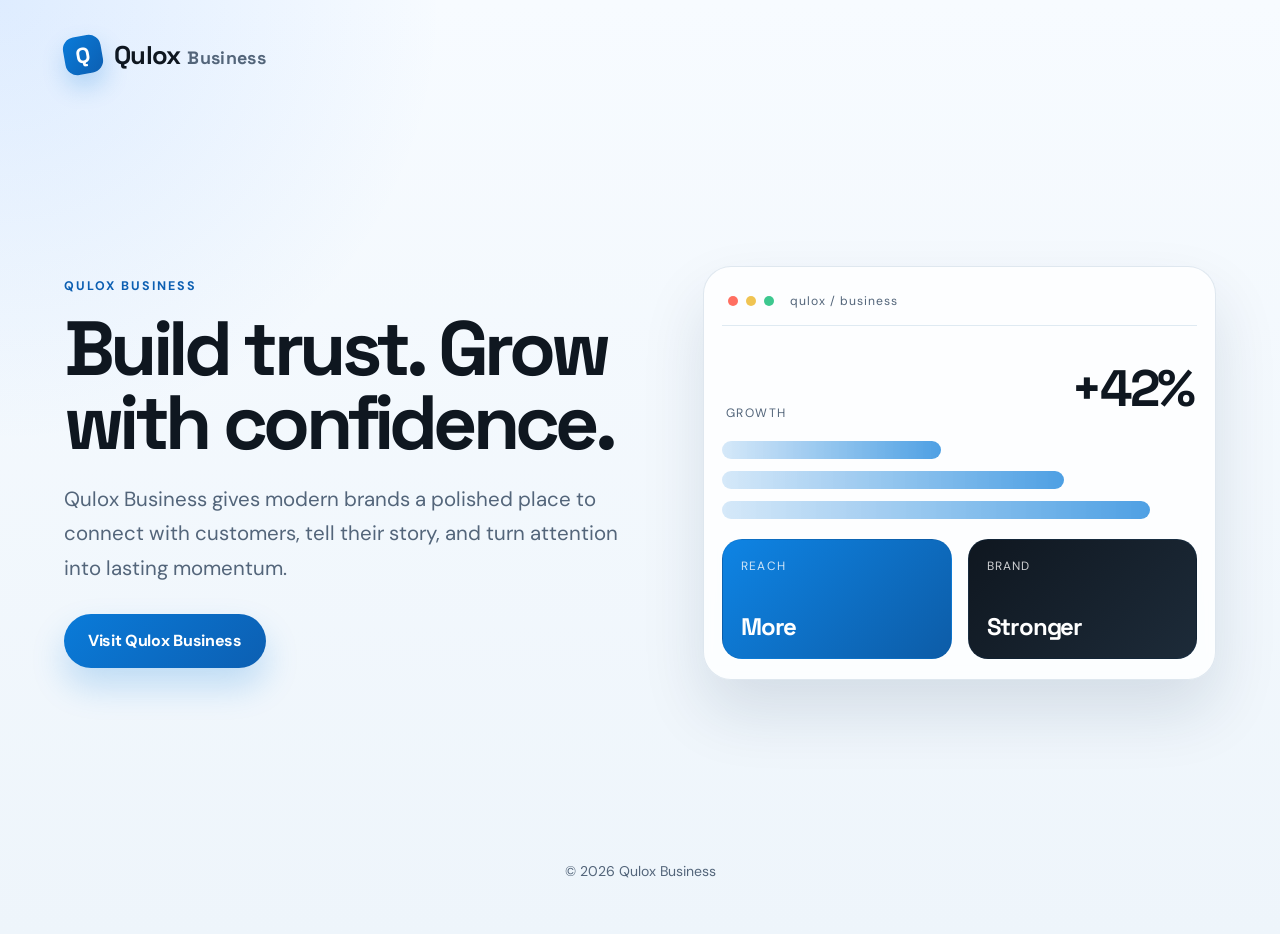
<file: index.html>
<!DOCTYPE html>
<html lang="en">
  <head>
    <meta charset="UTF-8" />
    <meta name="viewport" content="width=device-width, initial-scale=1.0" />
    <meta
      name="description"
      content="Qulox Business helps brands and teams grow with a smarter, more connected customer experience."
    />
    <meta name="theme-color" content="#0a7bd9" />
    <title>Qulox Business</title>
    <link rel="preconnect" href="https://fonts.googleapis.com" />
    <link rel="preconnect" href="https://fonts.gstatic.com" crossorigin />
    <link
      href="https://fonts.googleapis.com/css2?family=DM+Sans:wght@400;500;700&family=Space+Grotesk:wght@500;700&display=swap"
      rel="stylesheet"
    />
    <link rel="stylesheet" href="styles.css" />
  </head>
  <body>
    <div class="page-shell">
      <header class="topbar">
        <div class="brand" aria-label="Qulox Business brand">
          <span class="brand-mark">Q</span>
          <span class="brand-text">Qulox <small>Business</small></span>
        </div>
      </header>

      <main class="hero" aria-labelledby="headline">
        <div class="hero-copy">
          <p class="eyebrow">Qulox Business</p>
          <h1 id="headline">Build trust. Grow with confidence.</h1>
          <p class="lead">
            Qulox Business gives modern brands a polished place to connect with customers,
            tell their story, and turn attention into lasting momentum.
          </p>

          <div class="cta-row">
            <a
              class="primary-button"
              href="https://qulox4business.square.site"
              target="_blank"
              rel="noopener noreferrer"
            >
              Visit Qulox Business
            </a>
          </div>
        </div>

        <div class="hero-panel" aria-label="Qulox Business overview panel">
          <div class="panel-card main-panel">
            <div class="panel-header">
              <span class="dot dot-red"></span>
              <span class="dot dot-yellow"></span>
              <span class="dot dot-green"></span>
              <span class="panel-title">qulox / business</span>
            </div>

            <div class="panel-body">
              <div class="metric-block">
                <span class="muted-label">Growth</span>
                <strong>+42%</strong>
              </div>

              <div class="bar-stack" aria-hidden="true">
                <span class="bar short"></span>
                <span class="bar medium"></span>
                <span class="bar long"></span>
              </div>

              <div class="mini-grid">
                <div class="mini-card accent">
                  <span>Reach</span>
                  <strong>More</strong>
                </div>
                <div class="mini-card dark">
                  <span>Brand</span>
                  <strong>Stronger</strong>
                </div>
              </div>
            </div>
          </div>
        </div>
      </main>

      <footer class="site-footer">
        <p>© 2026 Qulox Business</p>
      </footer>
    </div>
  </body>
</html>
</file>
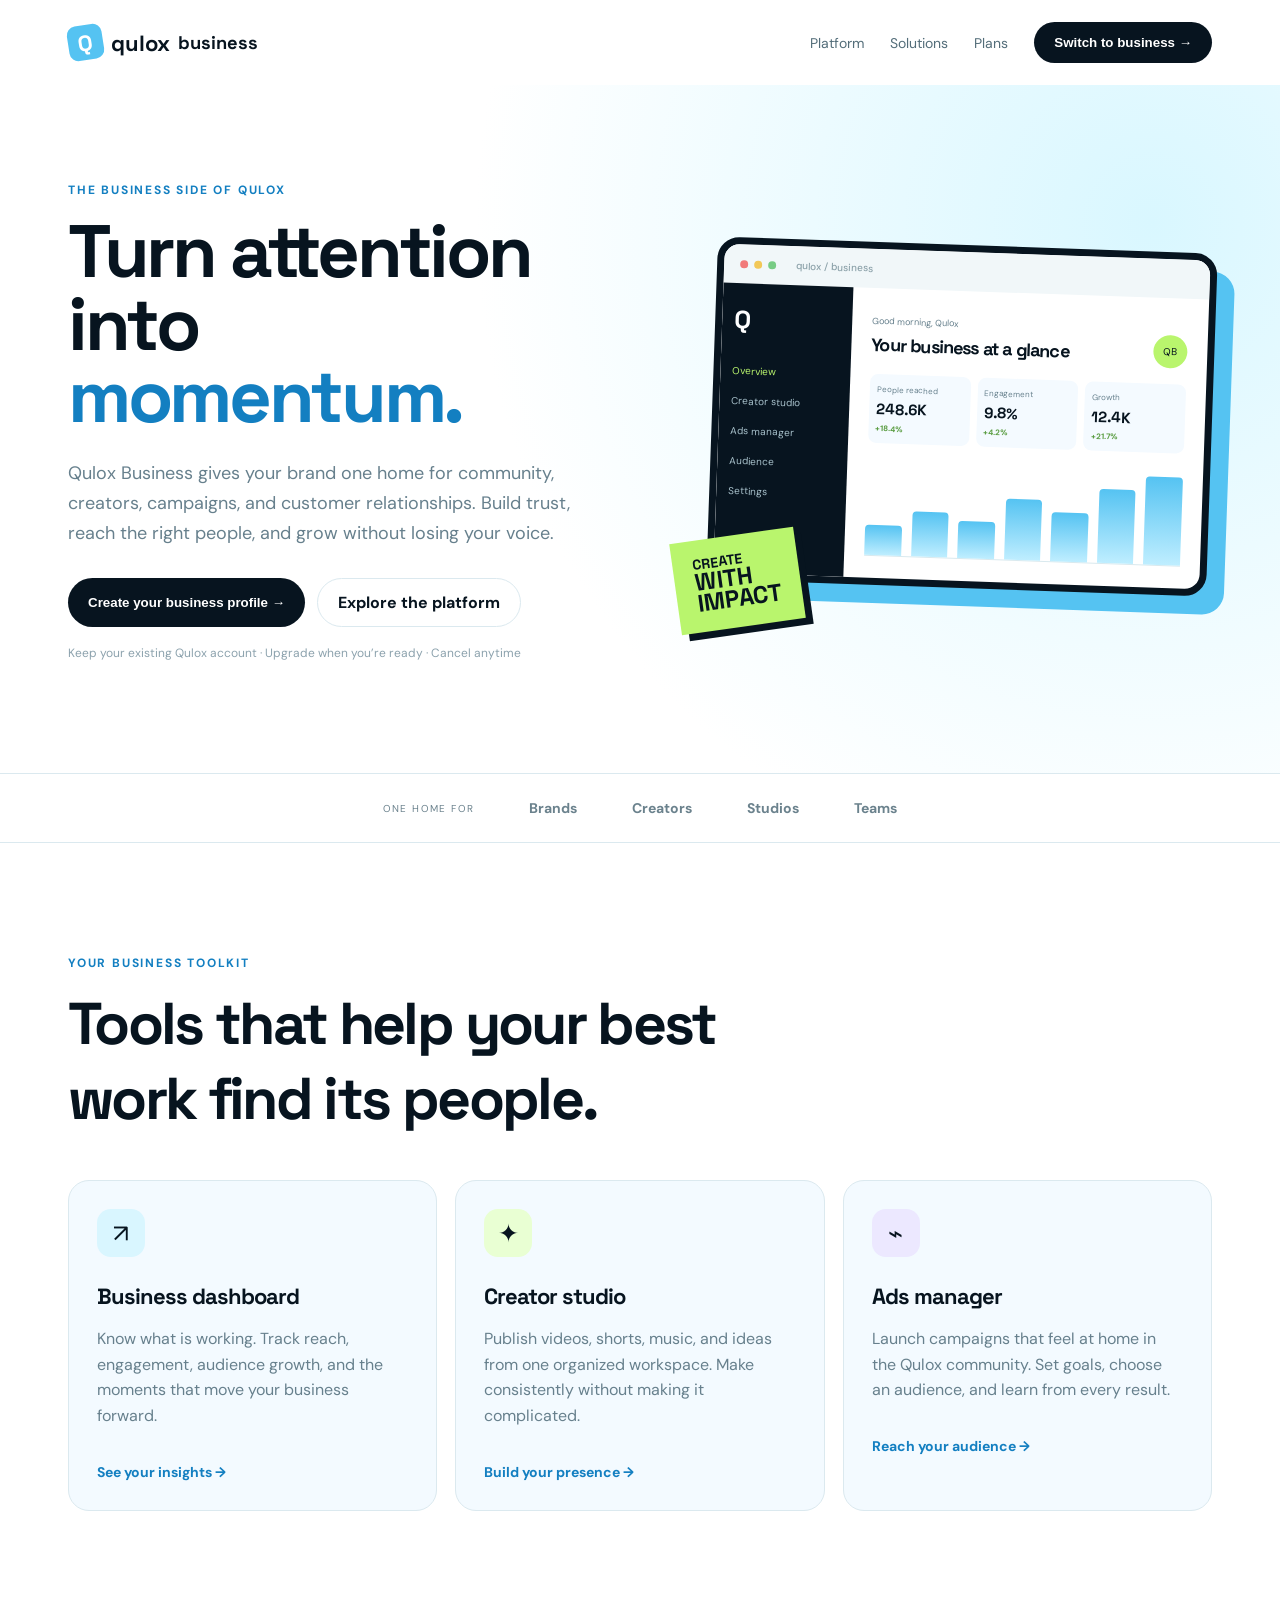
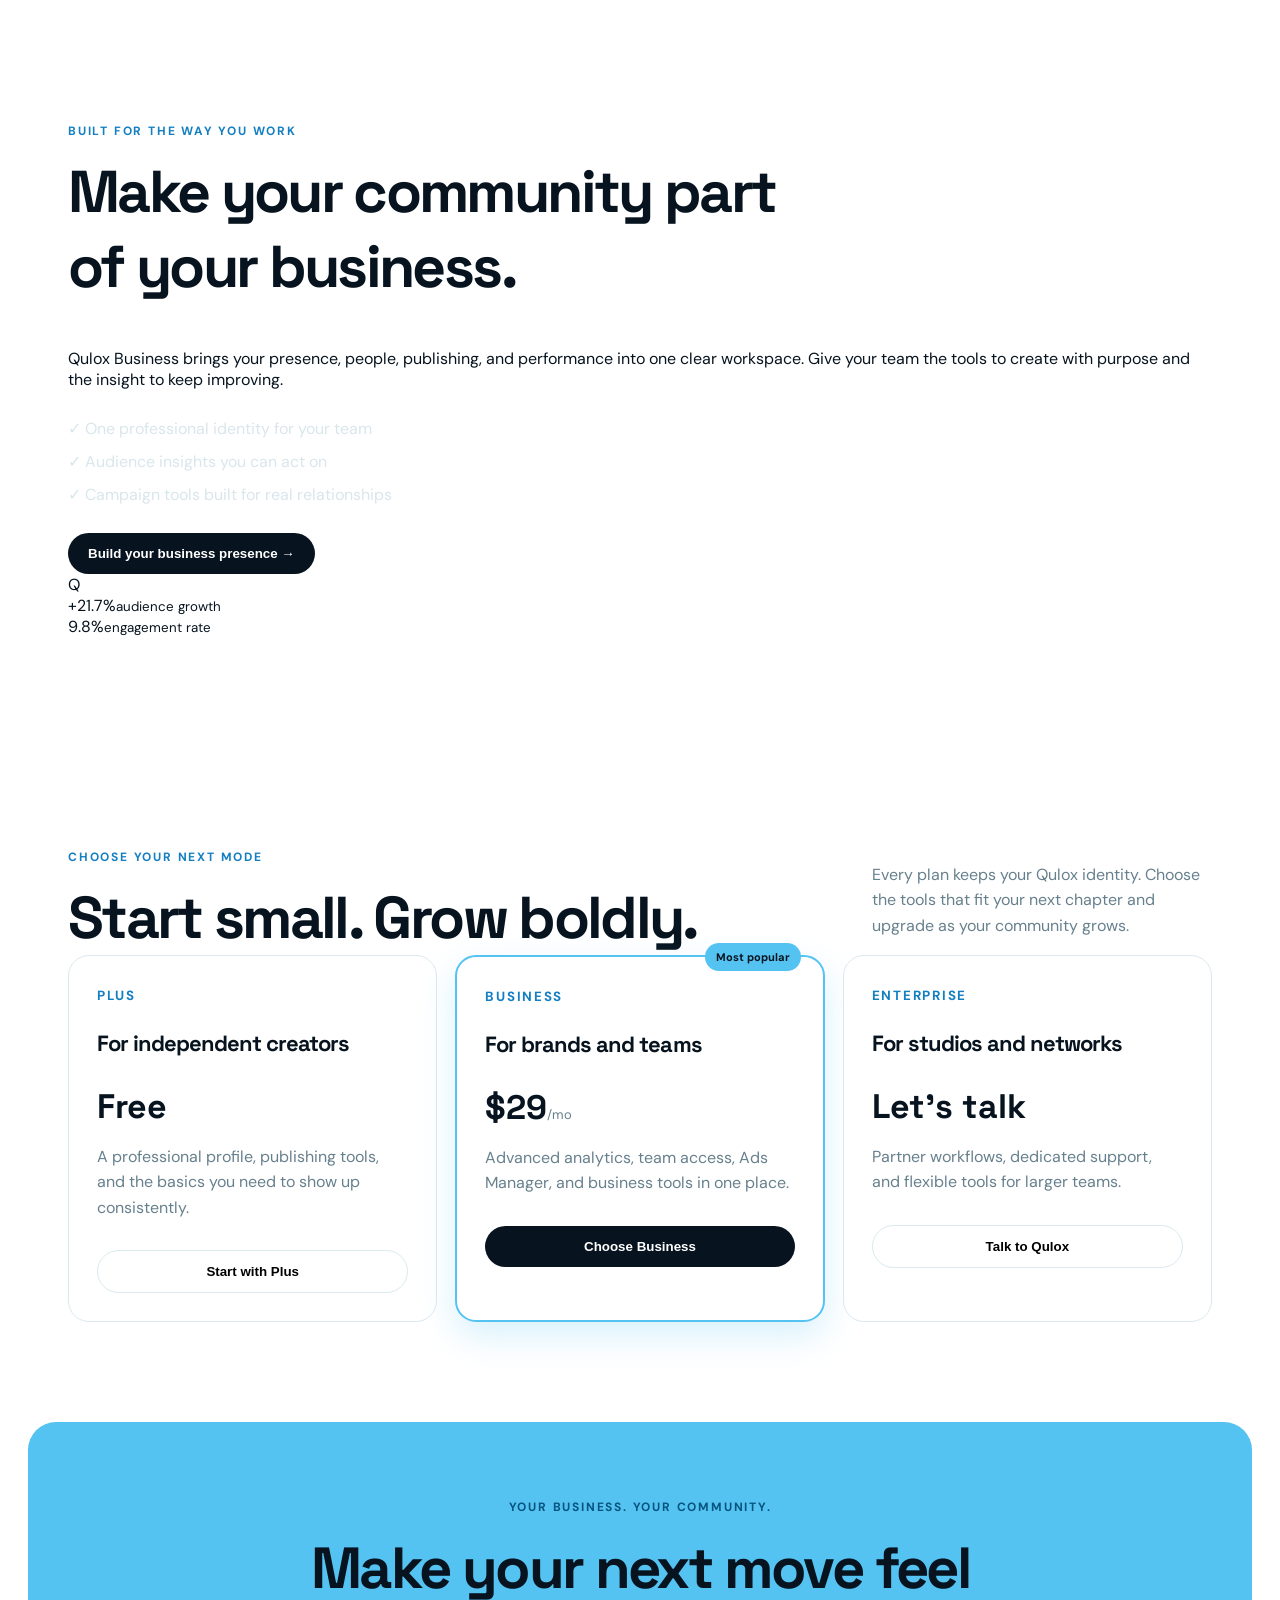
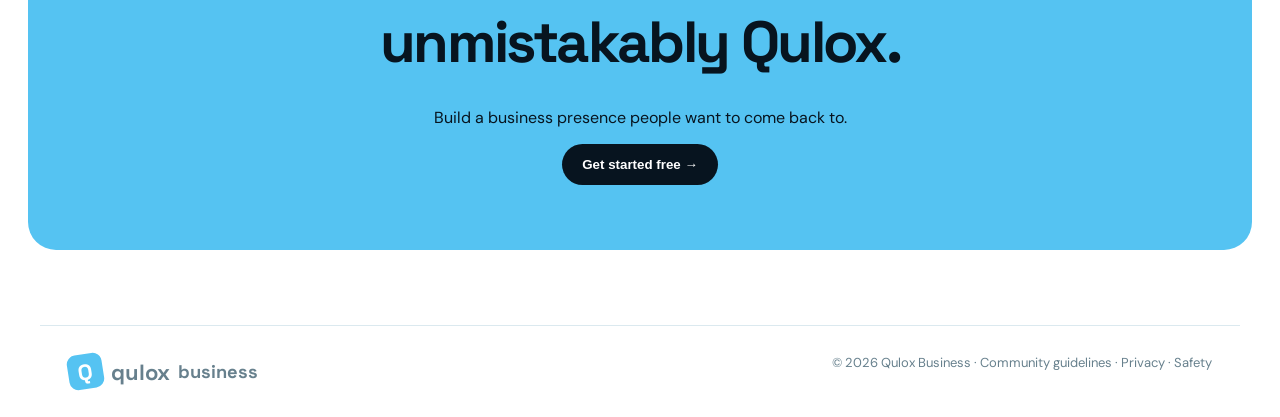
<file: business/index.html>
<!doctype html>
<html lang="en">
<head>
  <meta charset="UTF-8">
  <meta name="viewport" content="width=device-width, initial-scale=1">
  <meta name="theme-color" content="#0aa7ee">
  <meta name="description" content="Qulox for Business helps brands, creators, studios, and teams turn community into momentum.">
  <title>Qulox Business — Build your next chapter</title>
  <link rel="icon" type="image/svg+xml" href="favicon.svg">
  <link rel="preconnect" href="https://fonts.googleapis.com">
  <link rel="preconnect" href="https://fonts.gstatic.com" crossorigin>
  <link href="https://fonts.googleapis.com/css2?family=DM+Sans:wght@400;500;600;700&family=Space+Grotesk:wght@500;600;700&display=swap" rel="stylesheet">
  <link rel="stylesheet" href="business.css">
</head>
<body>
  <header class="nav" aria-label="Main navigation">
    <a class="brand" href="../" aria-label="Qulox Business home"><span>Q</span> qulox <small>business</small></a>
    <nav>
      <a href="#platform">Platform</a><a href="#solutions">Solutions</a><a href="#plans">Plans</a>
      <button class="button dark" data-message="Your Qulox Business setup is ready to begin.">Switch to business <b>→</b></button>
    </nav>
  </header>
  <main>
    <section class="hero">
      <div class="hero-copy">
        <p class="eyebrow">THE BUSINESS SIDE OF QULOX</p>
        <h1>Turn attention into <em>momentum.</em></h1>
        <p class="lead">Qulox Business gives your brand one home for community, creators, campaigns, and customer relationships. Build trust, reach the right people, and grow without losing your voice.</p>
        <div class="actions"><button class="button dark" data-message="Welcome to your Qulox Business setup.">Create your business profile <b>→</b></button><a class="button outline" href="#platform">Explore the platform</a></div>
        <p class="fine">Keep your existing Qulox account · Upgrade when you’re ready · Cancel anytime</p>
      </div>
      <div class="hero-art" aria-label="Qulox Business dashboard preview"><div class="window"><div class="window-top"><i></i><i></i><i></i><b>qulox / business</b></div><div class="dashboard"><aside><strong>Q</strong><span class="active">Overview</span><span>Creator studio</span><span>Ads manager</span><span>Audience</span><span>Settings</span></aside><section><div class="dash-head"><div><small>Good morning, Qulox</small><h3>Your business at a glance</h3></div><span class="avatar">QB</span></div><div class="metric-row"><div><small>People reached</small><strong>248.6K</strong><b>+18.4%</b></div><div><small>Engagement</small><strong>9.8%</strong><b>+4.2%</b></div><div><small>Growth</small><strong>12.4K</strong><b>+21.7%</b></div></div><div class="chart"><span></span><span></span><span></span><span></span><span></span><span></span><span></span></div></section></div></div><div class="sticker">CREATE<br><strong>WITH<br>IMPACT</strong></div></div>
    </section>
    <section class="trusted"><span>ONE HOME FOR</span><b>Brands</b><b>Creators</b><b>Studios</b><b>Teams</b></section>
    <section class="section" id="platform"><p class="eyebrow">YOUR BUSINESS TOOLKIT</p><h2>Tools that help your best work find its people.</h2><div class="cards"><article><span class="icon blue">↗</span><h3>Business dashboard</h3><p>Know what is working. Track reach, engagement, audience growth, and the moments that move your business forward.</p><a href="#plans">See your insights →</a></article><article><span class="icon lime">✦</span><h3>Creator studio</h3><p>Publish videos, shorts, music, and ideas from one organized workspace. Make consistently without making it complicated.</p><a href="#plans">Build your presence →</a></article><article><span class="icon purple">⌁</span><h3>Ads manager</h3><p>Launch campaigns that feel at home in the Qulox community. Set goals, choose an audience, and learn from every result.</p><a href="#plans">Reach your audience →</a></article></div></section>
    <section class="section solution-section" id="solutions"><div><p class="eyebrow blue-text">BUILT FOR THE WAY YOU WORK</p><h2>Make your community part of your business.</h2><p>Qulox Business brings your presence, people, publishing, and performance into one clear workspace. Give your team the tools to create with purpose and the insight to keep improving.</p><div class="checks"><span>✓ One professional identity for your team</span><span>✓ Audience insights you can act on</span><span>✓ Campaign tools built for real relationships</span></div><button class="button dark" data-message="Your Qulox Business workspace is ready.">Build your business presence <b>→</b></button></div><div class="solution-art"><div class="orbit orbit-one"></div><div class="orbit orbit-two"></div><div class="solution-mark">Q</div><div class="floating-card card-top">+21.7%<small>audience growth</small></div><div class="floating-card card-bottom">9.8%<small>engagement rate</small></div></div></section>
    <section class="section" id="plans"><div class="plan-header"><div><p class="eyebrow">CHOOSE YOUR NEXT MODE</p><h2>Start small. Grow boldly.</h2></div><p>Every plan keeps your Qulox identity. Choose the tools that fit your next chapter and upgrade as your community grows.</p></div><div class="plans"><article><small>PLUS</small><h3>For independent creators</h3><strong>Free</strong><p>A professional profile, publishing tools, and the basics you need to show up consistently.</p><button class="button outline full" data-message="Plus plan selected.">Start with Plus</button></article><article class="featured"><label>Most popular</label><small>BUSINESS</small><h3>For brands and teams</h3><strong>$29<span>/mo</span></strong><p>Advanced analytics, team access, Ads Manager, and business tools in one place.</p><button class="button dark full" data-message="Business onboarding is ready.">Choose Business</button></article><article><small>ENTERPRISE</small><h3>For studios and networks</h3><strong>Let’s talk</strong><p>Partner workflows, dedicated support, and flexible tools for larger teams.</p><button class="button outline full" data-message="A Qulox partner request is ready.">Talk to Qulox</button></article></div></section>
    <section class="bottom-cta"><p class="eyebrow">YOUR BUSINESS. YOUR COMMUNITY.</p><h2>Make your next move feel unmistakably Qulox.</h2><p>Build a business presence people want to come back to.</p><button class="button dark" data-message="Welcome to Qulox Business.">Get started free <b>→</b></button></section>
  </main>
  <footer><a class="brand" href="../"><span>Q</span> qulox <small>business</small></a><span>© 2026 Qulox Business · Community guidelines · Privacy · Safety</span></footer>
  <script>document.addEventListener('click',function(event){var button=event.target.closest('[data-message]');if(!button)return;var toast=document.createElement('div');toast.className='toast';toast.textContent=button.dataset.message;document.body.appendChild(toast);window.setTimeout(function(){toast.remove()},3000)});</script>
</body>
</html>
</file>
<file: styles.css>
:root {
  --bg: #f5f9fc;
  --surface: #ffffff;
  --surface-strong: #eef6ff;
  --text: #0f1720;
  --muted: #53657a;
  --line: #dfeaf2;
  --brand: #0a7bd9;
  --brand-deep: #0c5fb2;
  --brand-soft: #dff1ff;
  --shadow: rgba(11, 42, 74, 0.12);
}

* {
  box-sizing: border-box;
}

html {
  scroll-behavior: smooth;
}

body {
  margin: 0;
  min-width: 320px;
  font-family: 'DM Sans', sans-serif;
  color: var(--text);
  background:
    radial-gradient(circle at top left, rgba(44, 130, 255, 0.12), transparent 28%),
    linear-gradient(180deg, #f7fbff 0%, #eef5fb 100%);
}

img {
  max-width: 100%;
  display: block;
}

a {
  color: inherit;
  text-decoration: none;
}

.page-shell {
  max-width: 1200px;
  margin: 0 auto;
  padding: 28px 24px 40px;
}

.topbar {
  display: flex;
  align-items: center;
  justify-content: space-between;
  padding: 8px 0 24px;
}

.brand {
  display: inline-flex;
  align-items: center;
  gap: 12px;
  font-weight: 700;
  letter-spacing: -0.04em;
}

.brand-mark {
  width: 38px;
  height: 38px;
  display: grid;
  place-items: center;
  border-radius: 12px;
  background: linear-gradient(135deg, var(--brand), var(--brand-deep));
  color: #fff;
  box-shadow: 0 12px 24px rgba(10, 123, 217, 0.24);
  font-family: 'Space Grotesk', sans-serif;
  font-size: 1.35rem;
  transform: rotate(-10deg);
}

.brand-text {
  font-size: clamp(1.15rem, 2vw, 1.8rem);
  font-family: 'Space Grotesk', sans-serif;
}

.brand-text small {
  font-size: 0.7em;
  color: var(--muted);
  letter-spacing: 0.02em;
}

.hero {
  display: grid;
  grid-template-columns: 1.05fr 0.95fr;
  align-items: center;
  gap: clamp(32px, 6vw, 72px);
  min-height: calc(100vh - 170px);
  padding: 20px 0 0;
}

.eyebrow {
  margin: 0 0 18px;
  color: var(--brand-deep);
  font-size: 0.78rem;
  letter-spacing: 0.16em;
  text-transform: uppercase;
  font-weight: 700;
}

h1 {
  margin: 0;
  font-family: 'Space Grotesk', sans-serif;
  font-size: clamp(2.9rem, 6vw, 5.4rem);
  line-height: 0.96;
  letter-spacing: -0.06em;
  max-width: 620px;
}

.lead {
  max-width: 560px;
  margin: 22px 0 0;
  color: var(--muted);
  font-size: clamp(1.06rem, 1.8vw, 1.28rem);
  line-height: 1.7;
}

.cta-row {
  display: flex;
  flex-wrap: wrap;
  gap: 16px;
  margin-top: 28px;
}

.primary-button {
  display: inline-flex;
  align-items: center;
  justify-content: center;
  min-height: 54px;
  padding: 0 24px;
  border-radius: 999px;
  background: linear-gradient(135deg, var(--brand), var(--brand-deep));
  color: #fff;
  font-weight: 700;
  letter-spacing: -0.02em;
  box-shadow: 0 18px 34px rgba(10, 123, 217, 0.22);
  transition: transform 0.2s ease, box-shadow 0.2s ease;
}

.primary-button:hover,
.primary-button:focus-visible {
  transform: translateY(-1px);
  box-shadow: 0 20px 38px rgba(10, 123, 217, 0.24);
}

.hero-panel {
  display: flex;
  justify-content: center;
}

.panel-card {
  width: min(100%, 520px);
  background: rgba(255, 255, 255, 0.8);
  border: 1px solid rgba(143, 172, 198, 0.28);
  border-radius: 28px;
  box-shadow: 0 32px 64px var(--shadow);
  backdrop-filter: blur(6px);
}

.main-panel {
  padding: 18px 18px 20px;
}

.panel-header {
  display: flex;
  align-items: center;
  gap: 8px;
  padding: 8px 6px 16px;
  border-bottom: 1px solid var(--line);
}

.dot {
  width: 10px;
  height: 10px;
  border-radius: 50%;
  display: inline-block;
}

.dot-red { background: #ff6f61; }
.dot-yellow { background: #f0c452; }
.dot-green { background: #3dc88f; }

.panel-title {
  margin-left: 8px;
  color: var(--muted);
  font-size: 0.76rem;
  letter-spacing: 0.08em;
  text-transform: lowercase;
}

.panel-body {
  padding-top: 24px;
}

.metric-block {
  display: flex;
  justify-content: space-between;
  align-items: end;
  padding: 6px 4px 20px;
}

.muted-label {
  font-size: 0.76rem;
  letter-spacing: 0.12em;
  text-transform: uppercase;
  color: var(--muted);
}

.metric-block strong {
  font-family: 'Space Grotesk', sans-serif;
  font-size: clamp(2.2rem, 5vw, 3.2rem);
  letter-spacing: -0.06em;
}

.bar-stack {
  display: grid;
  gap: 12px;
  margin-bottom: 20px;
}

.bar {
  display: block;
  height: 18px;
  border-radius: 999px;
  background: linear-gradient(90deg, rgba(10, 123, 217, 0.16), rgba(10, 123, 217, 0.72));
}

.bar.short { width: 46%; }
.bar.medium { width: 72%; }
.bar.long { width: 90%; }

.mini-grid {
  display: grid;
  grid-template-columns: 1fr 1fr;
  gap: 16px;
}

.mini-card {
  min-height: 120px;
  padding: 18px 18px 16px;
  border-radius: 20px;
  display: flex;
  flex-direction: column;
  justify-content: space-between;
  border: 1px solid rgba(14, 80, 147, 0.12);
}

.mini-card span {
  color: rgba(255, 255, 255, 0.8);
  font-size: 0.75rem;
  letter-spacing: 0.1em;
  text-transform: uppercase;
}

.mini-card strong {
  font-family: 'Space Grotesk', sans-serif;
  font-size: 1.5rem;
  letter-spacing: -0.05em;
}

.mini-card.accent {
  background: linear-gradient(135deg, #0e84e4, #0d5ca7);
  color: #fff;
}

.mini-card.dark {
  background: linear-gradient(135deg, #0f1720, #1d2b39);
  color: #fff;
}

.site-footer {
  padding-top: 20px;
  text-align: center;
  color: var(--muted);
  font-size: 0.88rem;
}

@media (max-width: 860px) {
  .hero {
    grid-template-columns: 1fr;
    padding-top: 8px;
    min-height: auto;
  }

  .hero-copy {
    text-align: center;
  }

  .lead {
    margin-left: auto;
    margin-right: auto;
  }

  .cta-row {
    justify-content: center;
  }
}

@media (max-width: 560px) {
  .page-shell {
    padding-left: 18px;
    padding-right: 18px;
  }

  .brand {
    justify-content: center;
  }

  .topbar {
    justify-content: center;
  }

  .panel-title {
    display: none;
  }

  .mini-grid {
    grid-template-columns: 1fr;
  }
}
</file>
<file: business/business.css>
:root{--ink:#07141f;--muted:#67808d;--blue:#55c3f2;--deep:#137fc1;--lime:#b9f56d;--purple:#806cf4;--line:#dbe9ef;--soft:#f3faff;--red:#de1f35;font-family:'DM Sans',sans-serif;color:var(--ink)}*{box-sizing:border-box}body{margin:0}a{color:inherit;text-decoration:none}.nav{max-width:1200px;margin:auto;padding:22px 28px;display:flex;align-items:center;justify-content:space-between}.brand{font:700 22px 'Space Grotesk';display:flex;align-items:center;gap:8px}.brand>span:first-child{background:var(--blue);color:white;border-radius:9px;display:grid;place-items:center;width:35px;height:35px;transform:rotate(-9deg)}.brand .business{font:500 12px 'DM Sans';color:var(--deep);margin-left:-3px;align-self:flex-end;margin-bottom:1px}.nav nav{display:flex;align-items:center;gap:26px;color:#536d79;font-size:14px}.button{border:0;border-radius:999px;padding:13px 20px;font-weight:700;cursor:pointer;transition:.2s transform,.2s box-shadow}.button:hover{transform:translateY(-2px);box-shadow:0 9px 22px #129bd63d}.dark{background:var(--ink);color:white}.outline{border:1px solid var(--line);background:white}.red-button{background:var(--red);color:white}.hero{background:radial-gradient(circle at 90% 20%,#d9f7ff,#fff 53%);padding:85px max(28px,calc((100vw - 1144px)/2)) 100px;display:grid;grid-template-columns:1fr 1fr;gap:70px;align-items:center}.eyebrow{font-size:12px;font-weight:700;letter-spacing:.15em;color:var(--deep)}h1,h2,h3{font-family:'Space Grotesk';letter-spacing:-.045em}h1{font-size:clamp(45px,5.8vw,75px);line-height:.98;margin:18px 0 25px}h1 em{color:var(--deep);font-style:normal}.lead{font-size:18px;line-height:1.65;color:var(--muted);max-width:550px}.actions{display:flex;gap:12px;flex-wrap:wrap;margin-top:30px}.fine{font-size:12px;color:#8ca2ad;margin-top:18px}.hero-art{position:relative;min-height:410px}.window{position:absolute;right:0;top:28px;width:min(100%,500px);border:7px solid var(--ink);border-radius:22px;background:#fff;box-shadow:18px 18px 0 var(--blue);overflow:hidden;transform:rotate(2deg)}.window-top{background:#f1f7f9;padding:13px 16px;display:flex;align-items:center;gap:6px;color:#8aa0a8;font-size:10px}.window-top b{margin-left:14px;font-weight:500}.window-top i{width:8px;height:8px;background:#f17a7a;border-radius:50%}.window-top i:nth-child(2){background:#f2c858}.window-top i:nth-child(3){background:#78cc85}.dashboard{display:grid;grid-template-columns:130px 1fr;min-height:290px}.dashboard aside{background:#07141f;color:#a9c2cc;padding:20px 12px;display:flex;flex-direction:column;gap:17px;font-size:10px}.dashboard aside strong{font:700 25px 'Space Grotesk';color:white;margin-bottom:12px}.dashboard aside .active{color:var(--lime)}.dashboard section{padding:20px}.dash-head{display:flex;justify-content:space-between;align-items:center}.dash-head small{color:var(--muted);font-size:9px}.dash-head h3{font-size:18px;margin:4px 0 18px}.avatar{background:var(--lime);border-radius:50%;font-size:10px;padding:10px}.metric-row{display:grid;grid-template-columns:repeat(3,1fr);gap:7px}.metric-row div{background:#f4faff;padding:10px 7px;border-radius:8px}.metric-row small,.metric-row strong,.metric-row b{display:block}.metric-row small{color:var(--muted);font-size:8px}.metric-row strong{font:700 15px 'Space Grotesk';margin:5px 0}.metric-row b{font-size:8px;color:#5b9d43}.chart{height:95px;margin-top:18px;display:flex;align-items:end;gap:10px;border-bottom:1px solid #d9e9ee}.chart span{flex:1;background:linear-gradient(#55c3f2,#bfeeff);border-radius:4px 4px 0 0}.chart span:nth-child(1){height:32%}.chart span:nth-child(2){height:48%}.chart span:nth-child(3){height:39%}.chart span:nth-child(4){height:65%}.chart span:nth-child(5){height:52%}.chart span:nth-child(6){height:79%}.chart span:nth-child(7){height:94%}.sticker{position:absolute;bottom:0;left:0;background:var(--lime);padding:18px 20px;font:700 14px 'Space Grotesk';line-height:.9;transform:rotate(-8deg);box-shadow:7px 7px 0 var(--ink)}.sticker strong{font-size:24px}.trusted{border-block:1px solid var(--line);display:flex;justify-content:center;gap:55px;align-items:center;padding:25px;color:#6b828d;font-size:14px}.trusted span{font-size:10px;letter-spacing:.14em}.section{max-width:1200px;margin:auto;padding:100px 28px}.section h2{font-size:clamp(35px,4.8vw,59px);max-width:710px;margin:15px 0 44px}.cards{display:grid;grid-template-columns:repeat(3,1fr);gap:18px}.cards article,.plans article{border:1px solid var(--line);border-radius:21px;padding:28px;background:var(--soft)}.icon{display:grid;place-items:center;width:48px;height:48px;border-radius:14px;font-size:25px}.icon.blue{background:#d9f6ff}.icon.lime{background:#e9ffd3}.icon.purple{background:#ece8ff}.cards h3{margin:25px 0 10px;font-size:22px}.cards p,.plans p{color:var(--muted);line-height:1.6}.cards a{display:inline-block;margin-top:18px;color:var(--deep);font-weight:700;font-size:14px}.dark-section{max-width:none;background:var(--ink);color:white;display:grid;grid-template-columns:1fr 1fr;gap:70px;padding-left:max(28px,calc((100vw - 1144px)/2));padding-right:max(28px,calc((100vw - 1144px)/2))}.dark-section h2{margin-bottom:20px}.dark-section>div>p:not(.eyebrow){color:#a7bac4;line-height:1.7;max-width:520px}.red{color:#ff6473}.checks{display:grid;gap:12px;margin:28px 0;color:#d9e6eb}.poster-grid{display:grid;grid-template-columns:repeat(3,1fr);gap:12px;align-items:end}.poster{aspect-ratio:2/3;border-radius:10px;padding:14px;display:flex;flex-direction:column;justify-content:space-between;background:linear-gradient(140deg,#163a4c,#d64a53)}.poster.two{height:88%;background:linear-gradient(140deg,#231845,#eda54b)}.poster.three{height:76%;background:linear-gradient(140deg,#174b49,#1b243d)}.poster small{font-size:8px;color:#dbe4eb}.poster b{font:700 20px 'Space Grotesk'}.plan-header{display:flex;justify-content:space-between;align-items:end;gap:30px}.plan-header h2{margin-bottom:0}.plan-header>p{color:var(--muted);max-width:340px;line-height:1.6}.plans{display:grid;grid-template-columns:repeat(3,1fr);gap:18px}.plans article{background:white;position:relative}.plans .featured{border:2px solid var(--blue);box-shadow:0 14px 35px #55c3f23b}.plans label{position:absolute;top:-14px;right:22px;background:var(--blue);border-radius:999px;padding:7px 11px;font-size:11px;font-weight:700}.plans small{letter-spacing:.13em;color:var(--deep);font-weight:700}.plans h3{font-size:22px;margin:24px 0 28px}.plans strong{font:700 34px 'Space Grotesk'}.plans strong span{font:400 13px 'DM Sans';color:var(--muted)}.full{width:100%;margin-top:14px}.bottom-cta{background:var(--blue);margin:0 28px 75px;border-radius:28px;text-align:center;padding:65px 25px}.bottom-cta h2{font-size:clamp(34px,5vw,58px);max-width:700px;margin:16px auto 28px}.bottom-cta .eyebrow{color:#07547f}footer{max-width:1200px;margin:auto;border-top:1px solid var(--line);padding:28px;font-size:13px;color:var(--muted);display:flex;justify-content:space-between}.toast{position:fixed;bottom:24px;left:50%;transform:translateX(-50%);background:var(--ink);color:white;padding:15px 22px;border-radius:999px;z-index:5;box-shadow:0 10px 30px #0003}@media(max-width:800px){.nav nav a{display:none}.hero,.dark-section{grid-template-columns:1fr}.hero{padding-top:55px}.hero-art{min-height:360px}.cards,.plans{grid-template-columns:1fr}.trusted{gap:16px;flex-wrap:wrap}.trusted span{width:100%;text-align:center}.plan-header{display:block}.poster-grid{max-width:500px}.footer{display:block}.footer .brand{margin-bottom:15px}}
</file>
